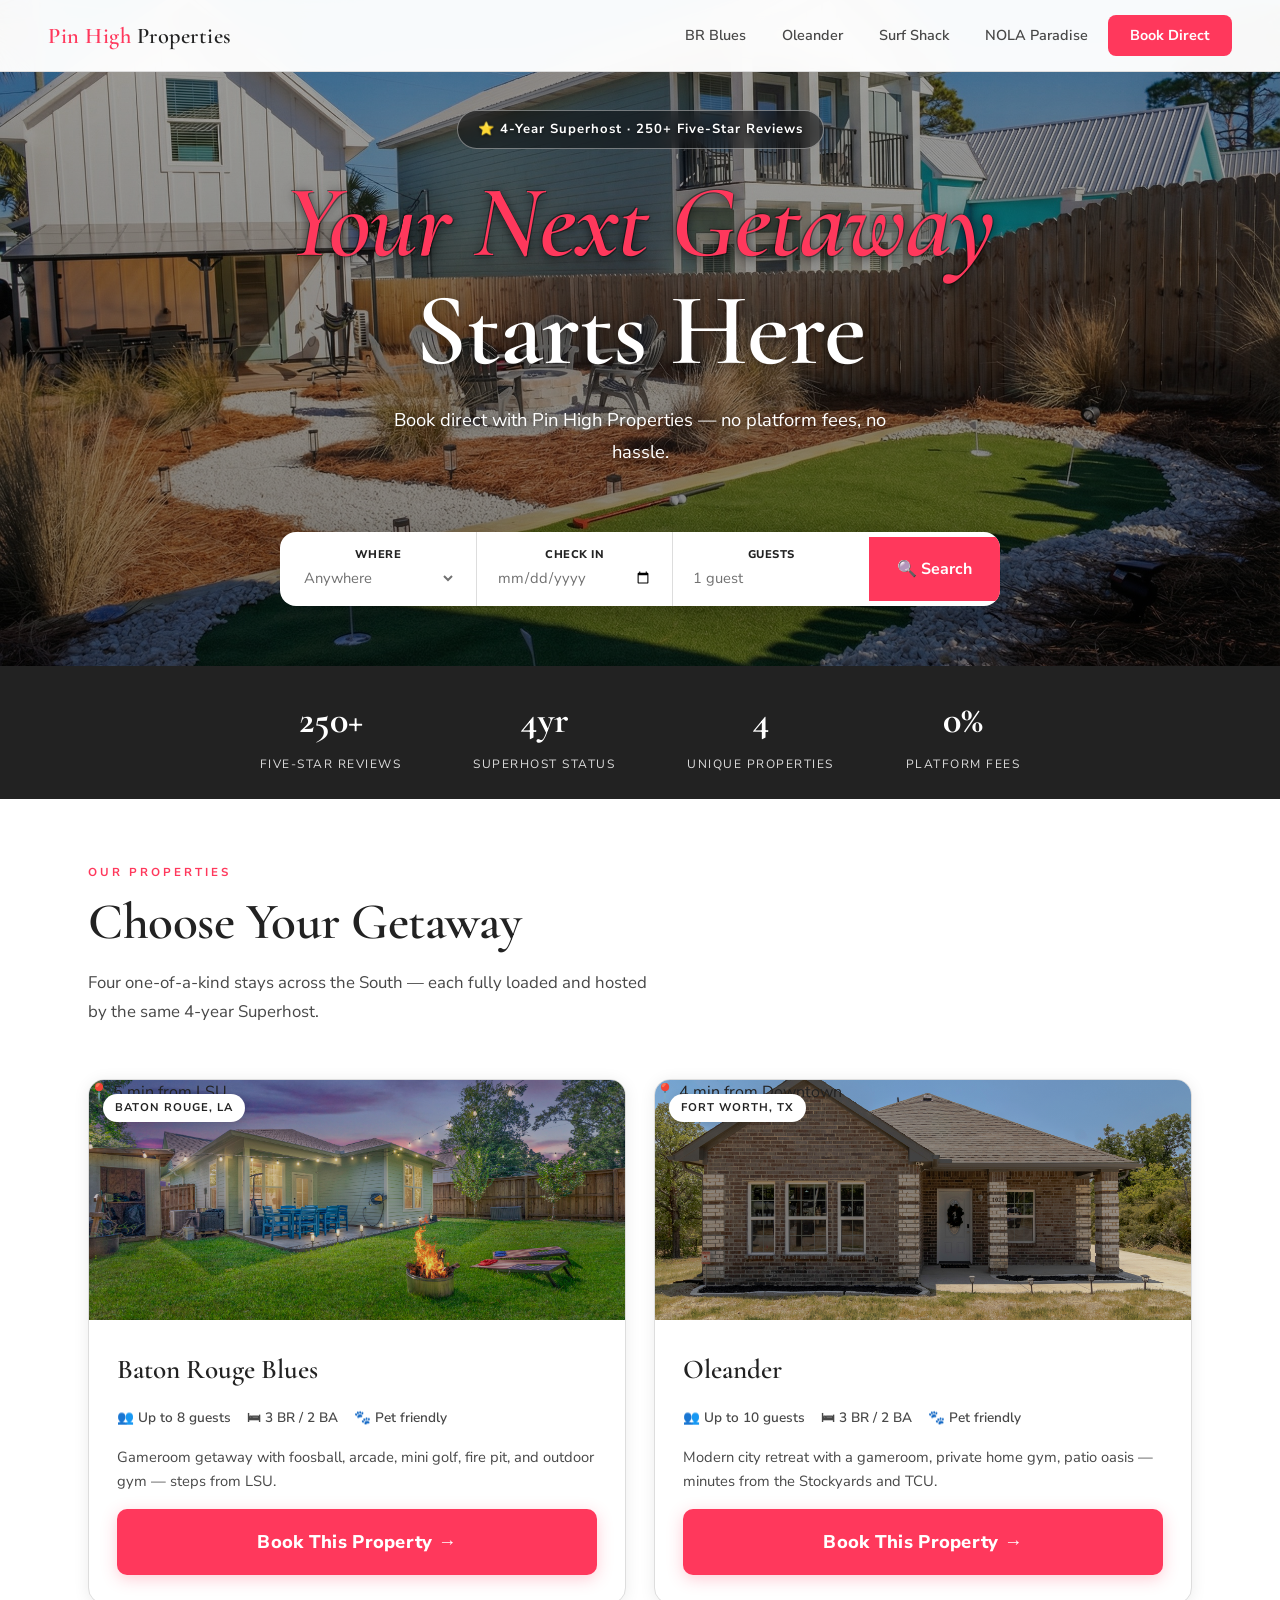
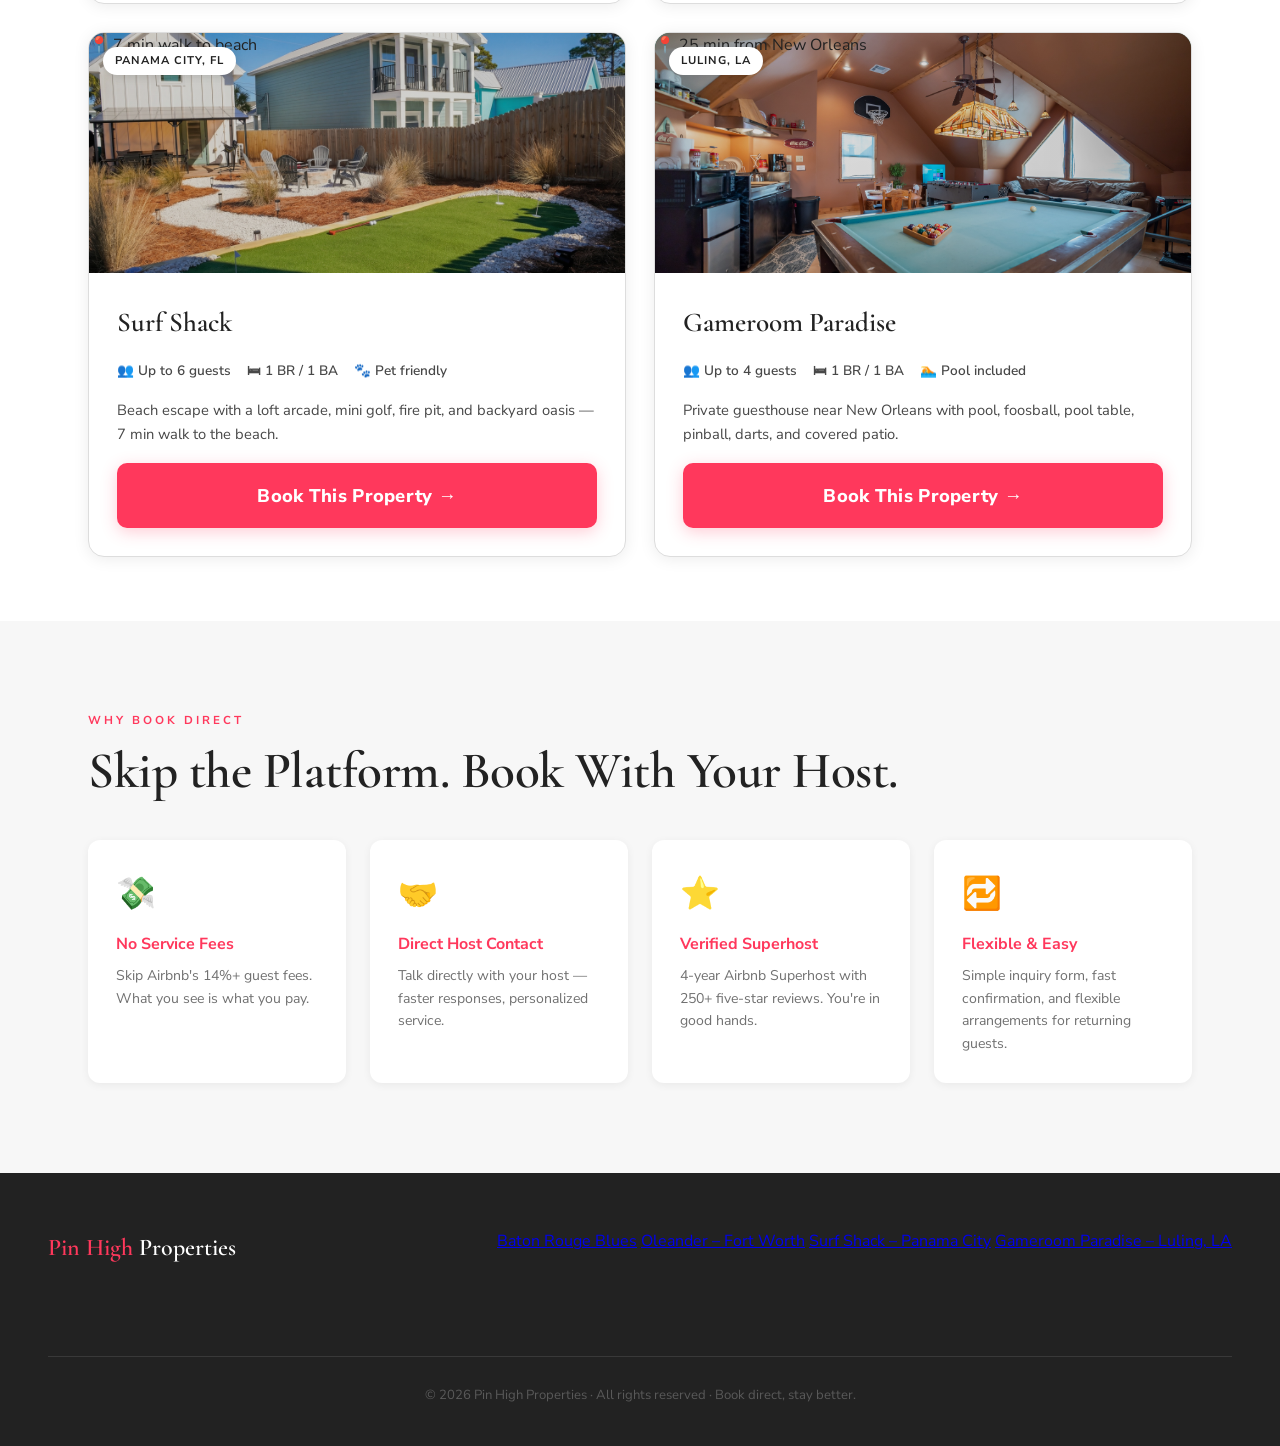
<file: templates/index.html>
<!DOCTYPE html>
<html lang="en">
<head>
  <meta charset="UTF-8"/>
  <meta name="viewport" content="width=device-width, initial-scale=1.0"/>
  <title>Pin High Properties | Direct Booking Vacation Rentals</title>
  <meta name="description" content="Pin High Properties — premium direct booking vacation rentals in Baton Rouge, Fort Worth, and Panama City Beach. Book direct, skip the fees."/>
  <link rel="stylesheet" href="/static/css/style.css"/>
</head>
<body>

<nav>
  <a href="/" class="nav-logo"><span style="color:var(--gold)">Pin High</span> Properties</a>
  <div class="nav-links">
    <a href="/br-blues">BR Blues</a>
    <a href="/oleander">Oleander</a>
    <a href="/surf-shack">Surf Shack</a>
    <a href="/gameroom-paradise">NOLA Paradise</a>
    <a href="/#properties" class="nav-cta">Book Direct</a>
  </div>
</nav>

<!-- HERO -->
<div class="home-hero">
  <div class="badge">⭐ 4-Year Superhost · 250+ Five-Star Reviews</div>
  <h1><span class="line1">Your Next Getaway</span><span class="line2">Starts Here</span></h1>
  <p>Book direct with Pin High Properties — no platform fees, no hassle.</p>
  <div class="hero-search">
    <div class="hero-search-field-wrap">
      <span class="hero-search-label">Where</span>
      <select onchange="if(this.value && this.value !== 'any') window.location=this.value">
        <option value="any">Anywhere</option>
        <option value="/br-blues">Baton Rouge, LA</option>
        <option value="/oleander">Fort Worth, TX</option>
        <option value="/surf-shack">Panama City, FL</option>
        <option value="/gameroom-paradise">Luling, LA</option>
      </select>
    </div>
    <div class="hero-search-field-wrap">
      <span class="hero-search-label">Check In</span>
      <input type="date" placeholder="Add dates"/>
    </div>
    <div class="hero-search-field-wrap">
      <span class="hero-search-label">Guests</span>
      <input type="number" min="1" max="10" placeholder="1 guest"/>
    </div>
    <button class="hero-search-btn" onclick="document.getElementById('properties').scrollIntoView({behavior:'smooth'})">🔍 Search</button>
  </div>
</div>

<!-- TRUST BAR -->
<div class="trust-bar">
  <div class="trust-item">
    <div class="num">250+</div>
    <div class="label">Five-Star Reviews</div>
  </div>
  <div class="trust-item">
    <div class="num">4yr</div>
    <div class="label">Superhost Status</div>
  </div>
  <div class="trust-item">
    <div class="num">4</div>
    <div class="label">Unique Properties</div>
  </div>
  <div class="trust-item">
    <div class="num">0%</div>
    <div class="label">Platform Fees</div>
  </div>
</div>

<!-- PROPERTIES -->
<div class="section-wrap" id="properties">
  <div class="section-label">Our Properties</div>
  <h2 class="section-title">Choose Your Getaway</h2>
  <p class="section-sub">Four one-of-a-kind stays across the South — each fully loaded and hosted by the same 4-year Superhost.</p>

  <div class="properties-grid">

    <!-- BR Blues -->
    <a href="/br-blues" class="property-card">
      <div class="card-img br-blues">
        <div class="card-badge">Baton Rouge, LA</div>
        <div class="card-location">📍 5 min from LSU</div>
      </div>
      <div class="card-body">
        <h3>Baton Rouge Blues</h3>
        <div class="card-stats">
          <div class="card-stat">👥 Up to 8 guests</div>
          <div class="card-stat">🛏 3 BR / 2 BA</div>
          <div class="card-stat">🐾 Pet friendly</div>
        </div>
        <p>Gameroom getaway with foosball, arcade, mini golf, fire pit, and outdoor gym — steps from LSU.</p>
        <span class="card-cta">Book This Property →</span>
      </div>
    </a>

    <!-- Oleander -->
    <a href="/oleander" class="property-card">
      <div class="card-img oleander">
        <div class="card-badge">Fort Worth, TX</div>
        <div class="card-location">📍 4 min from Downtown</div>
      </div>
      <div class="card-body">
        <h3>Oleander</h3>
        <div class="card-stats">
          <div class="card-stat">👥 Up to 10 guests</div>
          <div class="card-stat">🛏 3 BR / 2 BA</div>
          <div class="card-stat">🐾 Pet friendly</div>
        </div>
        <p>Modern city retreat with a gameroom, private home gym, patio oasis — minutes from the Stockyards and TCU.</p>
        <span class="card-cta">Book This Property →</span>
      </div>
    </a>

    <!-- Surf Shack -->
    <a href="/surf-shack" class="property-card">
      <div class="card-img surf-shack">
        <div class="card-badge">Panama City, FL</div>
        <div class="card-location">📍 7 min walk to beach</div>
      </div>
      <div class="card-body">
        <h3>Surf Shack</h3>
        <div class="card-stats">
          <div class="card-stat">👥 Up to 6 guests</div>
          <div class="card-stat">🛏 1 BR / 1 BA</div>
          <div class="card-stat">🐾 Pet friendly</div>
        </div>
        <p>Beach escape with a loft arcade, mini golf, fire pit, and backyard oasis — 7 min walk to the beach.</p>
        <span class="card-cta">Book This Property →</span>
      </div>
    </a>

    <!-- Gameroom Paradise -->
    <a href="/gameroom-paradise" class="property-card">
      <div class="card-img gameroom-paradise">
        <div class="card-badge">Luling, LA</div>
        <div class="card-location">📍 25 min from New Orleans</div>
      </div>
      <div class="card-body">
        <h3>Gameroom Paradise</h3>
        <div class="card-stats">
          <div class="card-stat">👥 Up to 4 guests</div>
          <div class="card-stat">🛏 1 BR / 1 BA</div>
          <div class="card-stat">🏊 Pool included</div>
        </div>
        <p>Private guesthouse near New Orleans with pool, foosball, pool table, pinball, darts, and covered patio.</p>
        <span class="card-cta">Book This Property →</span>
      </div>
    </a>

  </div>
</div>

<!-- WHY BOOK DIRECT -->
<div style="background: var(--light); padding: 90px 0;" id="why">
  <div class="section-wrap" style="padding-top:0; padding-bottom:0;">
    <div class="section-label">Why Book Direct</div>
    <h2 class="section-title">Skip the Platform. Book With Your Host.</h2>
    <div style="display:grid; grid-template-columns: repeat(auto-fill, minmax(240px,1fr)); gap:24px; margin-top:40px;">
      <div style="padding:28px; background:var(--white); border-radius:12px; box-shadow:0 2px 8px rgba(0,0,0,0.06);">
        <div style="font-size:2rem; margin-bottom:12px;">💸</div>
        <div style="font-weight:700; font-size:1rem; margin-bottom:8px; color:var(--primary);">No Service Fees</div>
        <div style="font-size:0.88rem; color:var(--muted); line-height:1.6;">Skip Airbnb's 14%+ guest fees. What you see is what you pay.</div>
      </div>
      <div style="padding:28px; background:var(--white); border-radius:12px; box-shadow:0 2px 8px rgba(0,0,0,0.06);">
        <div style="font-size:2rem; margin-bottom:12px;">🤝</div>
        <div style="font-weight:700; font-size:1rem; margin-bottom:8px; color:var(--primary);">Direct Host Contact</div>
        <div style="font-size:0.88rem; color:var(--muted); line-height:1.6;">Talk directly with your host — faster responses, personalized service.</div>
      </div>
      <div style="padding:28px; background:var(--white); border-radius:12px; box-shadow:0 2px 8px rgba(0,0,0,0.06);">
        <div style="font-size:2rem; margin-bottom:12px;">⭐</div>
        <div style="font-weight:700; font-size:1rem; margin-bottom:8px; color:var(--primary);">Verified Superhost</div>
        <div style="font-size:0.88rem; color:var(--muted); line-height:1.6;">4-year Airbnb Superhost with 250+ five-star reviews. You're in good hands.</div>
      </div>
      <div style="padding:28px; background:var(--white); border-radius:12px; box-shadow:0 2px 8px rgba(0,0,0,0.06);">
        <div style="font-size:2rem; margin-bottom:12px;">🔁</div>
        <div style="font-weight:700; font-size:1rem; margin-bottom:8px; color:var(--primary);">Flexible &amp; Easy</div>
        <div style="font-size:0.88rem; color:var(--muted); line-height:1.6;">Simple inquiry form, fast confirmation, and flexible arrangements for returning guests.</div>
      </div>
    </div>
  </div>
</div>

<!-- FOOTER -->
<footer>
  <div class="footer-inner">
    <div class="footer-logo"><span style="color:var(--gold)">Pin High</span> Properties</div>
    <div class="footer-links">
      <a href="/br-blues">Baton Rouge Blues</a>
      <a href="/oleander">Oleander – Fort Worth</a>
      <a href="/surf-shack">Surf Shack – Panama City</a>
      <a href="/gameroom-paradise">Gameroom Paradise – Luling, LA</a>
    </div>
    <div class="footer-copy">© 2026 Pin High Properties · All rights reserved · Book direct, stay better.</div>
  </div>
</footer>

</body>
</html>
</file>
<file: static/css/style.css>
@import url('https://fonts.googleapis.com/css2?family=Canela:wght@300;400&family=Nunito+Sans:wght@400;500;600;700&display=swap');
@import url('https://fonts.googleapis.com/css2?family=Cormorant+Garamond:wght@500;600;700&family=Nunito+Sans:ital,wght@0,400;0,500;0,600;0,700;1,400&display=swap');

*, *::before, *::after { margin: 0; padding: 0; box-sizing: border-box; }

:root {
  --bg: #ffffff;
  --bg2: #f7f7f7;
  --bg3: #ebebeb;
  --navy: #222222;
  --navy2: #484848;
  --gold: #FF385C;
  --gold-light: #E31C5F;
  --text: #222222;
  --text2: #484848;
  --muted: #717171;
  --border: #dddddd;
  --light: #f7f7f7;
  --white: #ffffff;
  --primary: #FF385C;
  --shadow: 0 2px 16px rgba(0,0,0,0.08);
  --shadow-lg: 0 8px 40px rgba(0,0,0,0.16);
}

html { scroll-behavior: smooth; }

body {
  font-family: 'Nunito Sans', sans-serif;
  background: var(--bg);
  color: var(--text);
  font-size: 16px;
  line-height: 1.6;
  -webkit-font-smoothing: antialiased;
}

/* NAV */
nav {
  position: fixed; top: 0; width: 100%; z-index: 1000;
  background: rgba(255,255,255,0.97);
  backdrop-filter: blur(12px);
  border-bottom: 1px solid var(--border);
  padding: 0 48px;
  height: 72px;
  display: flex; justify-content: space-between; align-items: center;
}
.nav-logo {
  font-family: 'Cormorant Garamond', serif;
  font-size: 1.4rem; font-weight: 600; letter-spacing: 0.5px;
  color: var(--navy); text-decoration: none;
}
.nav-logo span { color: var(--gold); }
.nav-links { display: flex; align-items: center; gap: 4px; }
.nav-links a {
  color: var(--text2); text-decoration: none;
  font-size: 0.9rem; font-weight: 600; padding: 8px 16px;
  border-radius: 8px; transition: all 0.18s;
}
.nav-links a:hover { color: var(--navy); background: var(--bg2); }
.nav-links .nav-cta {
  background: var(--primary); color: #fff !important;
  font-weight: 700; padding: 9px 22px; border-radius: 8px;
  transition: all 0.18s;
}
.nav-links .nav-cta:hover { background: var(--gold-light); transform: translateY(-1px); box-shadow: var(--shadow); }

/* HOME HERO */
.home-hero {
  min-height: 60vh;
  background: linear-gradient(rgba(0,0,0,0.35), rgba(0,0,0,0.5)),
              url('/static/img/surf-shack-hero.jpg') center/cover no-repeat;
  background-color: #333;
  display: flex; flex-direction: column;
  justify-content: center; align-items: center;
  text-align: center; padding: 110px 24px 60px;
}
.hero-badge {
  display: inline-flex; align-items: center; gap: 8px;
  background: rgba(255,255,255,0.15);
  border: 1px solid rgba(255,255,255,0.3);
  backdrop-filter: blur(8px);
  color: #fff; font-size: 0.78rem; font-weight: 700;
  letter-spacing: 2px; text-transform: uppercase;
  padding: 8px 20px; border-radius: 40px; margin-bottom: 28px;
}
.home-hero .badge {
  display: inline-flex; align-items: center; gap: 8px;
  background: rgba(0,0,0,0.45); border: 1px solid rgba(255,255,255,0.4);
  backdrop-filter: blur(8px); color: #fff;
  font-size: 0.82rem; font-weight: 700; letter-spacing: 1px;
  padding: 8px 20px; border-radius: 40px; margin-bottom: 20px;
  text-shadow: 0 1px 4px rgba(0,0,0,0.6);
}
.home-hero h1 {
  font-family: 'Cormorant Garamond', serif;
  font-size: clamp(3.5rem, 8vw, 6.5rem);
  font-weight: 600; line-height: 1.05; letter-spacing: -1px;
  color: #fff; margin-bottom: 20px;
  text-shadow: 0 2px 12px rgba(0,0,0,0.5);
}
.home-hero h1 .line1,
.home-hero h1 .line2 { display: block; }
.home-hero h1 .line1 {
  color: #FF385C; font-style: italic;
  text-shadow: 0 2px 12px rgba(0,0,0,0.7), -1px -1px 0 rgba(0,0,0,0.4), 1px 1px 0 rgba(0,0,0,0.4);
}
.home-hero p {
  color: #fff; font-size: 1.15rem;
  max-width: 520px; line-height: 1.75; margin-bottom: 32px;
  text-shadow: 0 1px 8px rgba(0,0,0,0.7);
}
.hero-btns { display: flex; gap: 14px; justify-content: center; flex-wrap: wrap; }

/* HERO SEARCH BAR */
.hero-search {
  background: #fff; border-radius: 16px;
  display: flex; align-items: center;
  box-shadow: 0 6px 32px rgba(0,0,0,0.22);
  overflow: hidden; margin-top: 32px;
  max-width: 720px; width: 100%;
}
.hero-search-field {
  flex: 1; padding: 18px 20px; border: none; outline: none;
  font-size: 0.95rem; font-family: 'Nunito Sans', sans-serif;
  color: var(--text); background: transparent;
  border-right: 1px solid var(--border);
}
.hero-search-field:last-of-type { border-right: none; }
.hero-search-field::placeholder { color: var(--muted); font-size: 0.88rem; }
.hero-search-label {
  display: block; font-size: 0.7rem; font-weight: 800;
  text-transform: uppercase; letter-spacing: 0.5px; color: var(--text); margin-bottom: 2px;
}
.hero-search-field-wrap {
  flex: 1; padding: 14px 20px; border-right: 1px solid var(--border);
  cursor: pointer;
}
.hero-search-field-wrap:last-of-type { border-right: none; }
.hero-search-field-wrap select,
.hero-search-field-wrap input {
  border: none; outline: none; background: transparent;
  font-size: 0.92rem; font-family: 'Nunito Sans', sans-serif;
  color: var(--muted); width: 100%; padding: 0;
  box-shadow: none;
}
.hero-search-btn {
  background: var(--primary); color: #fff;
  border: none; padding: 0 28px; height: 100%;
  font-size: 1rem; font-weight: 700; cursor: pointer;
  font-family: 'Nunito Sans', sans-serif;
  transition: background 0.2s; white-space: nowrap;
  display: flex; align-items: center; gap: 8px;
  min-height: 64px;
}
.hero-search-btn:hover { background: var(--gold-light); }
.btn-primary {
  background: #fff; color: var(--navy);
  padding: 15px 36px; border-radius: 8px;
  font-weight: 700; font-size: 1rem; text-decoration: none;
  transition: all 0.2s; box-shadow: 0 4px 20px rgba(0,0,0,0.15);
}
.btn-primary:hover { transform: translateY(-2px); box-shadow: 0 8px 32px rgba(0,0,0,0.2); }
.btn-ghost {
  background: transparent; border: 2px solid rgba(255,255,255,0.6);
  color: #fff; padding: 13px 36px; border-radius: 8px;
  font-weight: 600; font-size: 1rem; text-decoration: none; transition: all 0.2s;
}
.btn-ghost:hover { background: rgba(255,255,255,0.12); border-color: #fff; }

.btn-gold {
  background: var(--gold); color: #fff;
  padding: 18px 44px; border-radius: 10px;
  font-weight: 800; font-size: 1.15rem; text-decoration: none;
  transition: all 0.2s; box-shadow: 0 4px 20px rgba(184,134,11,0.4);
}
.btn-gold:hover { background: var(--gold-light); transform: translateY(-2px); box-shadow: 0 8px 32px rgba(184,134,11,0.5); }

.btn-outline {
  background: transparent; border: 2px solid rgba(255,255,255,0.6);
  color: #fff; padding: 16px 44px; border-radius: 10px;
  font-weight: 700; font-size: 1.15rem; text-decoration: none; transition: all 0.2s;
}
.btn-outline:hover { background: rgba(255,255,255,0.12); border-color: #fff; }

/* TRUST BAR */
.trust-bar {
  background: #222222;
  padding: 24px 48px;
  display: flex; justify-content: center; gap: 72px; flex-wrap: wrap;
}
.trust-item { text-align: center; }
.trust-item .num {
  font-family: 'Cormorant Garamond', serif;
  font-size: 2.4rem; font-weight: 700; color: #fff; display: block;
}
.trust-item .label {
  font-size: 0.75rem; letter-spacing: 1.5px; text-transform: uppercase;
  color: rgba(255,255,255,0.85); margin-top: 4px; display: block;
}

/* SECTIONS */
.section-wrap { padding: 64px 48px; max-width: 1200px; margin: 0 auto; }
.section-label {
  font-size: 0.72rem; font-weight: 700; letter-spacing: 3px;
  text-transform: uppercase; color: var(--gold); margin-bottom: 12px; display: block;
}
.section-title {
  font-family: 'Cormorant Garamond', serif;
  font-size: clamp(2.2rem, 4vw, 3.2rem);
  font-weight: 600; letter-spacing: -0.5px;
  color: var(--navy); line-height: 1.15; margin-bottom: 16px;
}
.section-sub { color: var(--text2); font-size: 1.05rem; line-height: 1.75; max-width: 560px; }

/* PROPERTY CARDS */
.properties-grid {
  display: grid; grid-template-columns: repeat(auto-fill, minmax(360px, 1fr));
  gap: 28px; margin-top: 52px;
}
.property-card {
  background: var(--bg); border-radius: 16px; overflow: hidden;
  text-decoration: none; color: var(--text);
  box-shadow: var(--shadow); transition: all 0.28s;
  display: flex; flex-direction: column;
  border: 1px solid var(--border);
}
.property-card:hover { transform: translateY(-5px); box-shadow: var(--shadow-lg); }
.card-img { height: 240px; position: relative; overflow: hidden; background: var(--bg3); }
.card-img img { width: 100%; height: 100%; object-fit: cover; transition: transform 0.4s; }
.property-card:hover .card-img img { transform: scale(1.04); }
.card-img-placeholder {
  width: 100%; height: 100%;
  display: flex; align-items: center; justify-content: center; font-size: 3.5rem;
}
.card-img.br-blues {
  background: linear-gradient(rgba(0,0,0,0.15), rgba(0,0,0,0.15)),
              url('/static/img/br-blues-hero.jpg') center/cover no-repeat;
}
.card-img.oleander {
  background: linear-gradient(rgba(0,0,0,0.15), rgba(0,0,0,0.15)),
              url('/static/img/oleander-hero.jpg') center/cover no-repeat;
}
.card-img.surf-shack {
  background: linear-gradient(rgba(0,0,0,0.15), rgba(0,0,0,0.15)),
              url('/static/img/surf-shack-hero.jpg') center/cover no-repeat;
}
.card-img.gameroom-paradise {
  background: linear-gradient(rgba(0,0,0,0.15), rgba(0,0,0,0.15)),
              url('/static/img/gameroom-paradise/hero.jpg') center/cover no-repeat,
              linear-gradient(135deg, #065f46 0%, #1c4532 100%);
}
.card-badge {
  position: absolute; top: 14px; left: 14px;
  background: #fff; color: var(--navy);
  font-size: 0.7rem; font-weight: 700; letter-spacing: 1px; text-transform: uppercase;
  padding: 5px 12px; border-radius: 20px; box-shadow: 0 2px 8px rgba(0,0,0,0.12);
}
.card-body { padding: 28px; flex: 1; display: flex; flex-direction: column; gap: 16px; }
.card-body h3 {
  font-family: 'Cormorant Garamond', serif;
  font-size: 1.7rem; font-weight: 600; color: var(--navy);
}
.card-body p { font-size: 0.92rem; color: var(--text2); line-height: 1.65; }
.card-stats { display: flex; gap: 16px; flex-wrap: wrap; }
.card-stat { font-size: 0.85rem; color: var(--text2); font-weight: 600; }
.card-tags { display: flex; gap: 8px; flex-wrap: wrap; }
.tag {
  font-size: 0.75rem; padding: 4px 12px; border-radius: 20px;
  background: var(--bg2); color: var(--text2);
  font-weight: 600; border: 1px solid var(--border);
}
.card-cta {
  margin-top: auto;
  display: block; background: var(--primary); color: #fff;
  text-align: center; padding: 18px; border-radius: 10px;
  font-weight: 800; font-size: 1.15rem; letter-spacing: 0.3px;
  transition: all 0.2s; box-shadow: 0 4px 16px rgba(255,56,92,0.25);
}
.property-card:hover .card-cta { background: var(--gold-light); transform: translateY(-1px); }

/* WHY BOOK DIRECT */
.why-grid {
  display: grid; grid-template-columns: repeat(auto-fill, minmax(240px, 1fr));
  gap: 24px; margin-top: 48px;
}
.why-card {
  background: var(--bg); border: 1px solid var(--border);
  border-radius: 16px; padding: 32px; transition: all 0.25s;
  box-shadow: var(--shadow);
}
.why-card:hover { transform: translateY(-3px); box-shadow: var(--shadow-lg); }
.why-icon { font-size: 2.2rem; margin-bottom: 16px; }
.why-title { font-family: 'Cormorant Garamond', serif; font-size: 1.2rem; font-weight: 600; margin-bottom: 8px; color: var(--navy); }
.why-desc { font-size: 0.92rem; color: var(--text2); line-height: 1.7; }

/* PROPERTY HERO */
.prop-hero {
  min-height: 82vh; position: relative;
  display: flex; flex-direction: column; justify-content: flex-end;
  padding: 0 60px 64px; overflow: hidden;
  background-size: cover;
  background-position: center 30%;
}
.prop-hero-bg { position: absolute; inset: 0; background: var(--bg3); }
.prop-hero--collage { background-image: none !important; }
.prop-hero-collage { position: absolute; inset: 0; display: flex; gap: 3px; }
.prop-hero-panel { flex: 1; background-size: cover; background-position: center; }
.prop-hero-overlay {
  position: absolute; inset: 0;
  background: linear-gradient(to top, rgba(20,30,42,0.92) 0%, rgba(20,30,42,0.3) 65%, rgba(20,30,42,0.1) 100%);
}
.prop-hero-content { position: relative; z-index: 1; max-width: 720px; }
.prop-hero .badge {
  display: inline-flex; align-items: center; gap: 8px;
  background: rgba(255,255,255,0.15); border: 1px solid rgba(255,255,255,0.3);
  backdrop-filter: blur(8px);
  color: #fff; font-size: 0.72rem; font-weight: 700;
  letter-spacing: 2px; text-transform: uppercase;
  padding: 7px 16px; border-radius: 40px; margin-bottom: 18px;
}
.prop-hero h1 {
  font-family: 'Cormorant Garamond', serif;
  font-size: clamp(2.8rem, 6vw, 5rem);
  font-weight: 600; letter-spacing: -1px;
  color: #fff; line-height: 1.05; margin-bottom: 18px;
}
.prop-hero-stats { display: none; }
.prop-hero-stat { color: rgba(255,255,255,0.78); font-size: 0.95rem; }
.prop-hero-stat strong { color: #FF385C; font-size: 1.1rem; }

/* ABOUT */
.about-grid { display: grid; grid-template-columns: 1.1fr 1fr; gap: 64px; align-items: start; }
.about-text p { font-size: 1.05rem; line-height: 1.9; color: var(--text2); margin-bottom: 18px; }
.about-text .note {
  font-size: 0.9rem; color: var(--text2);
  background: var(--bg2); border: 1px solid var(--border);
  padding: 14px 18px; border-radius: 10px; border-left: 3px solid var(--gold); line-height: 1.65;
}
.highlights { display: flex; flex-direction: column; gap: 10px; }
.highlight-item {
  display: flex; align-items: center; gap: 14px;
  padding: 14px 18px;
  background: var(--bg2); border: 1px solid var(--border);
  border-radius: 10px; border-left: 3px solid var(--gold);
  font-size: 0.95rem; font-weight: 600; color: var(--navy);
  transition: all 0.18s;
}
.highlight-item:hover { background: var(--bg3); }
.highlight-item .icon { font-size: 1.2rem; flex-shrink: 0; }

/* AMENITIES */
.amenities-bg {
  background: var(--bg2);
  border-top: 1px solid var(--border); border-bottom: 1px solid var(--border);
  padding: 96px 0;
}
.amenities-grid {
  display: grid; grid-template-columns: repeat(auto-fill, minmax(210px, 1fr));
  gap: 12px; margin-top: 40px;
}
.amenity-card {
  background: var(--bg); border: 1px solid var(--border);
  border-radius: 10px; padding: 13px 16px;
  display: flex; align-items: center; gap: 12px;
  font-size: 0.9rem; font-weight: 600; color: var(--text2);
  box-shadow: 0 1px 4px rgba(28,43,58,0.05);
  transition: all 0.18s;
}
.amenity-card:hover { border-color: var(--gold); color: var(--navy); background: #fffef9; }
.amenity-card .icon { font-size: 1.2rem; flex-shrink: 0; }

/* LOCATION */
.location-grid {
  display: grid; grid-template-columns: repeat(auto-fill, minmax(180px, 1fr));
  gap: 16px; margin-top: 40px;
}
.location-card {
  background: var(--navy); border-radius: 14px; padding: 24px 18px; text-align: center;
  transition: all 0.2s;
}
.location-card:hover { background: var(--navy2); transform: translateY(-2px); }
.location-card .dist {
  font-family: 'Cormorant Garamond', serif;
  font-size: 1.9rem; font-weight: 700; color: #FF385C; display: block;
}
.location-card .place { font-size: 0.88rem; color: rgba(255,255,255,0.75); margin-top: 6px; display: block; }

/* REVIEWS BANNER */
.reviews-bg { background: var(--navy); padding: 80px 0; }
.review-stats { display: flex; gap: 56px; margin-top: 32px; flex-wrap: wrap; }
.review-stat .big {
  font-family: 'Cormorant Garamond', serif;
  font-size: 3.2rem; font-weight: 700; color: #FF385C; display: block;
}
.review-stat .desc { color: rgba(255,255,255,0.6); font-size: 0.9rem; margin-top: 4px; display: block; }

/* REVIEWS GRID */
.reviews-grid {
  display: grid; grid-template-columns: repeat(auto-fill, minmax(300px, 1fr));
  gap: 20px; margin-top: 40px;
}
.review-card {
  background: var(--bg); border: 1px solid var(--border);
  border-radius: 14px; padding: 24px;
  display: flex; flex-direction: column; gap: 12px;
  box-shadow: var(--shadow); transition: all 0.22s;
}
.review-card:hover { transform: translateY(-3px); box-shadow: var(--shadow-lg); }
.review-card-header { display: flex; align-items: center; gap: 12px; }
.review-avatar {
  width: 44px; height: 44px; border-radius: 50%;
  background: var(--navy); color: #fff;
  display: flex; align-items: center; justify-content: center;
  font-weight: 700; font-size: 1rem; flex-shrink: 0;
  font-family: 'Cormorant Garamond', serif;
}
.review-name { font-weight: 700; font-size: 0.95rem; color: var(--navy); }
.review-location { font-size: 0.78rem; color: var(--muted); margin-top: 2px; }
.review-stars { color: #FF385C; font-size: 0.9rem; letter-spacing: 2px; }
.review-meta { font-size: 0.78rem; color: var(--muted); }
.review-text { font-size: 0.93rem; line-height: 1.72; color: var(--text2); flex: 1; }

/* RULES */
.rules-grid {
  display: grid; grid-template-columns: repeat(auto-fill, minmax(260px, 1fr));
  gap: 16px; margin-top: 40px;
}
.rule-card {
  background: var(--bg); border: 1px solid var(--border);
  border-radius: 12px; padding: 20px 22px;
  display: flex; gap: 14px; align-items: flex-start;
  box-shadow: 0 1px 6px rgba(28,43,58,0.06); transition: all 0.18s;
}
.rule-card:hover { border-color: #b8860b33; box-shadow: var(--shadow); }
.rule-card .icon { font-size: 1.5rem; margin-top: 2px; flex-shrink: 0; }
.rule-card .title { font-weight: 700; margin-bottom: 4px; font-size: 0.95rem; color: var(--navy); }
.rule-card .detail { font-size: 0.88rem; color: var(--text2); line-height: 1.55; }

/* BOOKING FORM */
.booking-bg { background: var(--bg2); border-top: 1px solid var(--border); padding: 96px 0; }
.booking-inner { max-width: 760px; margin: 0 auto; padding: 0 48px; }
.form-grid { display: grid; grid-template-columns: 1fr 1fr; gap: 18px; margin-top: 40px; }
.form-group { display: flex; flex-direction: column; gap: 8px; }
.form-group.full { grid-column: 1 / -1; }
label { font-size: 0.82rem; font-weight: 700; color: var(--navy); letter-spacing: 0.5px; }
input, select, textarea {
  padding: 13px 16px; background: var(--bg); border: 1.5px solid var(--border);
  border-radius: 8px; font-size: 0.95rem; font-family: 'Nunito Sans', sans-serif;
  color: var(--text); transition: all 0.18s;
}
input::placeholder, textarea::placeholder { color: var(--muted); }
input:focus, select:focus, textarea:focus {
  outline: none; border-color: var(--navy);
  box-shadow: 0 0 0 3px rgba(28,43,58,0.08);
}
textarea { resize: vertical; min-height: 90px; }
.submit-btn {
  grid-column: 1 / -1; background: var(--navy); color: #fff;
  border: none; padding: 16px; border-radius: 8px;
  font-size: 1rem; font-weight: 700; cursor: pointer;
  transition: all 0.22s; font-family: 'Nunito Sans', sans-serif;
  letter-spacing: 0.3px;
}
.submit-btn:hover { background: var(--navy2); transform: translateY(-1px); box-shadow: 0 8px 24px rgba(28,43,58,0.2); }
.form-note { font-size: 0.85rem; color: var(--muted); text-align: center; margin-top: 10px; grid-column: 1 / -1; }
.success-msg {
  display: none; background: #f0fdf4; border: 1px solid #86efac;
  color: #166534; padding: 14px; border-radius: 8px;
  text-align: center; font-weight: 700; grid-column: 1 / -1; font-size: 0.95rem;
}

/* BREADCRUMB */
.breadcrumb { padding: 88px 48px 0; max-width: 1200px; margin: 0 auto; }
.breadcrumb a { color: var(--muted); text-decoration: none; font-size: 0.85rem; transition: color 0.18s; }
.breadcrumb a:hover { color: var(--navy); }
.breadcrumb span { color: var(--border); font-size: 0.85rem; margin: 0 8px; }
.breadcrumb strong { font-size: 0.85rem; color: var(--text2); }

/* FOOTER */
footer { background: var(--navy); padding: 56px 48px 40px; }
.footer-inner {
  max-width: 1200px; margin: 0 auto;
  display: flex; justify-content: space-between; align-items: flex-start;
  flex-wrap: wrap; gap: 40px;
}
.footer-logo { font-family: 'Cormorant Garamond', serif; font-size: 1.5rem; font-weight: 600; color: #fff; }
.footer-logo span { color: #FF385C; }
.footer-desc { font-size: 0.88rem; color: rgba(255,255,255,0.5); margin-top: 10px; max-width: 240px; line-height: 1.65; }
.footer-col h4 { font-size: 0.72rem; font-weight: 700; letter-spacing: 2px; text-transform: uppercase; color: #FF385C; margin-bottom: 18px; }
.footer-col a { display: block; color: rgba(255,255,255,0.55); text-decoration: none; font-size: 0.9rem; margin-bottom: 12px; transition: color 0.18s; }
.footer-col a:hover { color: #fff; }
.footer-copy {
  width: 100%; text-align: center; color: rgba(255,255,255,0.25);
  font-size: 0.82rem; margin-top: 48px; padding-top: 28px;
  border-top: 1px solid rgba(255,255,255,0.1);
}

/* MOBILE */
@media (max-width: 768px) {
  nav { padding: 0 20px; }
  .nav-links a:not(.nav-cta) { display: none; }
  .section-wrap { padding: 64px 20px; }
  .about-grid { grid-template-columns: 1fr; gap: 40px; }
  .form-grid { grid-template-columns: 1fr; }
  .trust-bar { gap: 32px; padding: 24px 20px; }
  .prop-hero { padding: 0 20px 40px; }
  .breadcrumb { padding: 80px 20px 0; }
  .booking-inner { padding: 0 20px; }
  footer { padding: 40px 20px; }

  /* Search bar — stack vertically on mobile */
  .hero-search {
    flex-direction: column;
    border-radius: 16px;
    max-width: 100%;
    margin-top: 24px;
  }
  .hero-search-field-wrap {
    width: 100%;
    border-right: none;
    border-bottom: 1px solid var(--border);
    padding: 16px 20px;
  }
  .hero-search-field-wrap:last-of-type { border-bottom: none; }
  .hero-search-field-wrap select,
  .hero-search-field-wrap input {
    font-size: 1rem;
    color: var(--text);
  }
  .hero-search-btn {
    width: 100%;
    justify-content: center;
    min-height: 56px;
    border-radius: 0 0 16px 16px;
    font-size: 1.05rem;
  }
}
</file>
